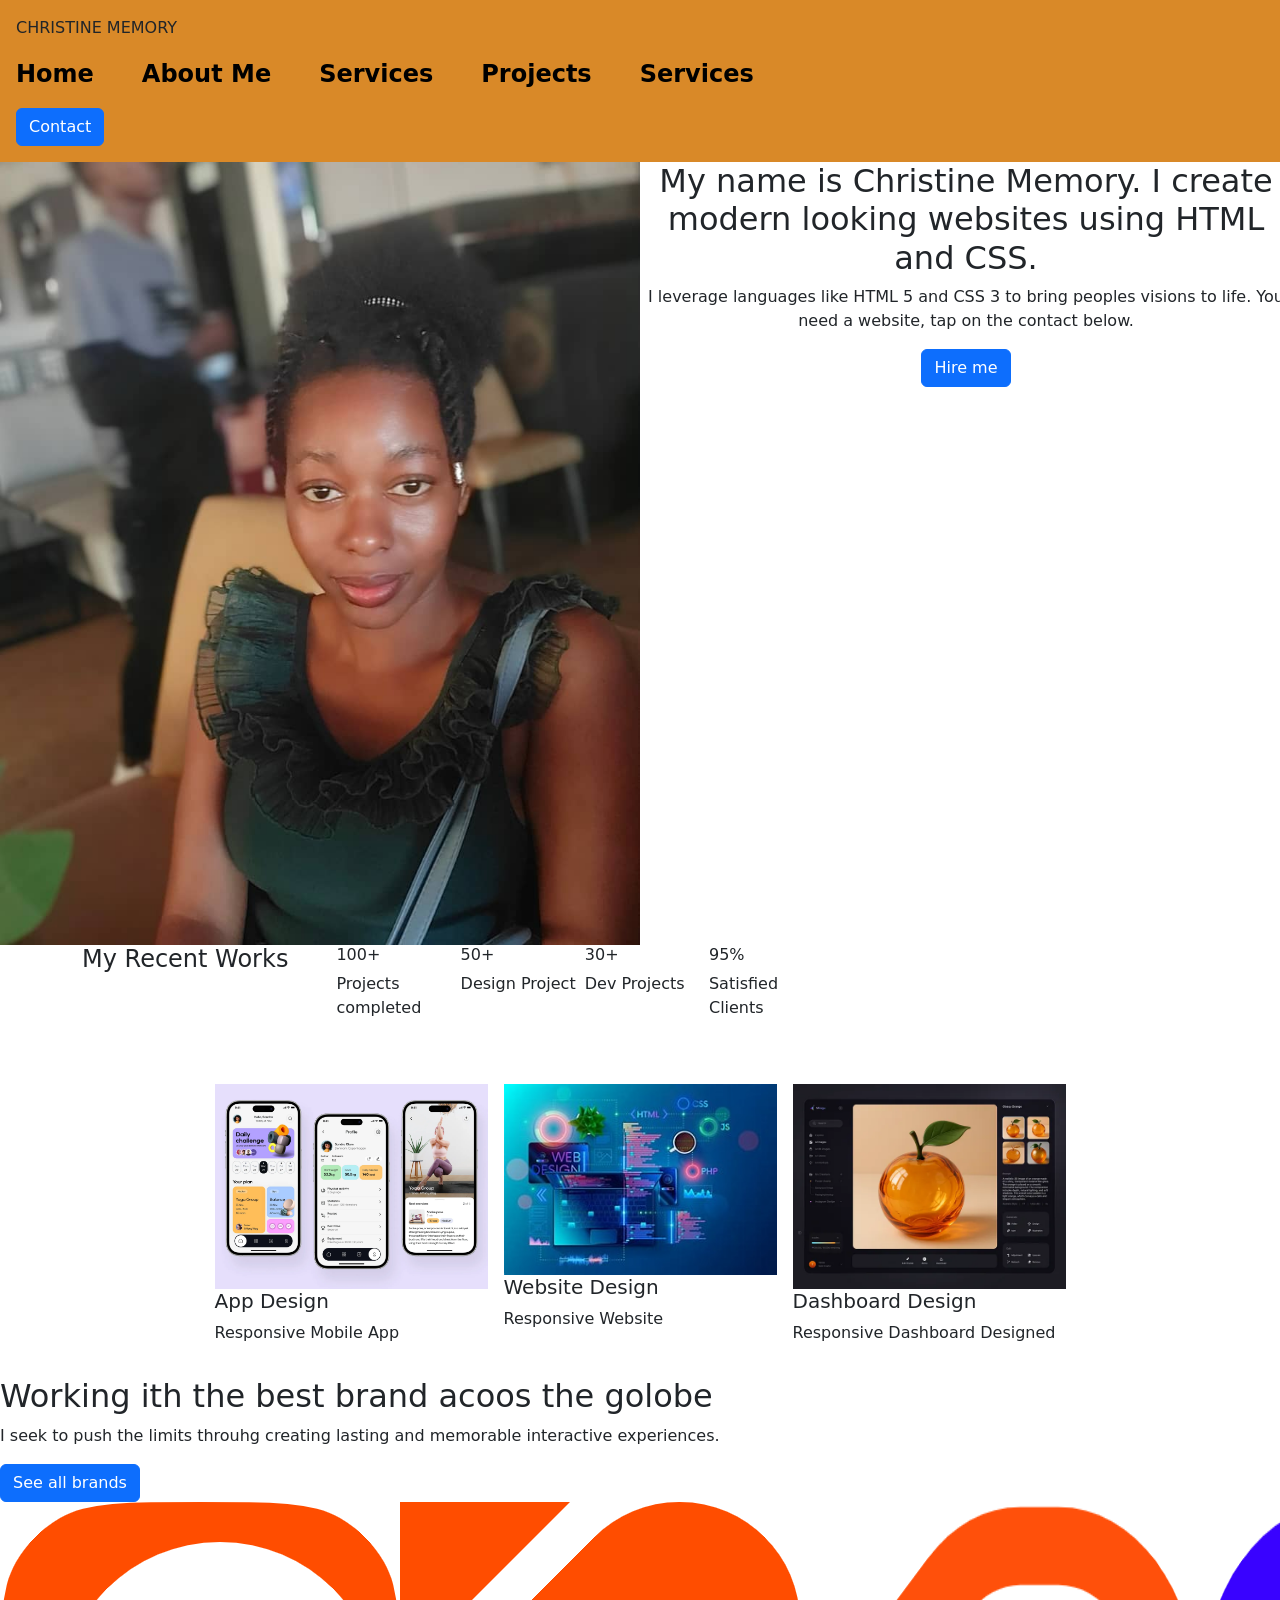
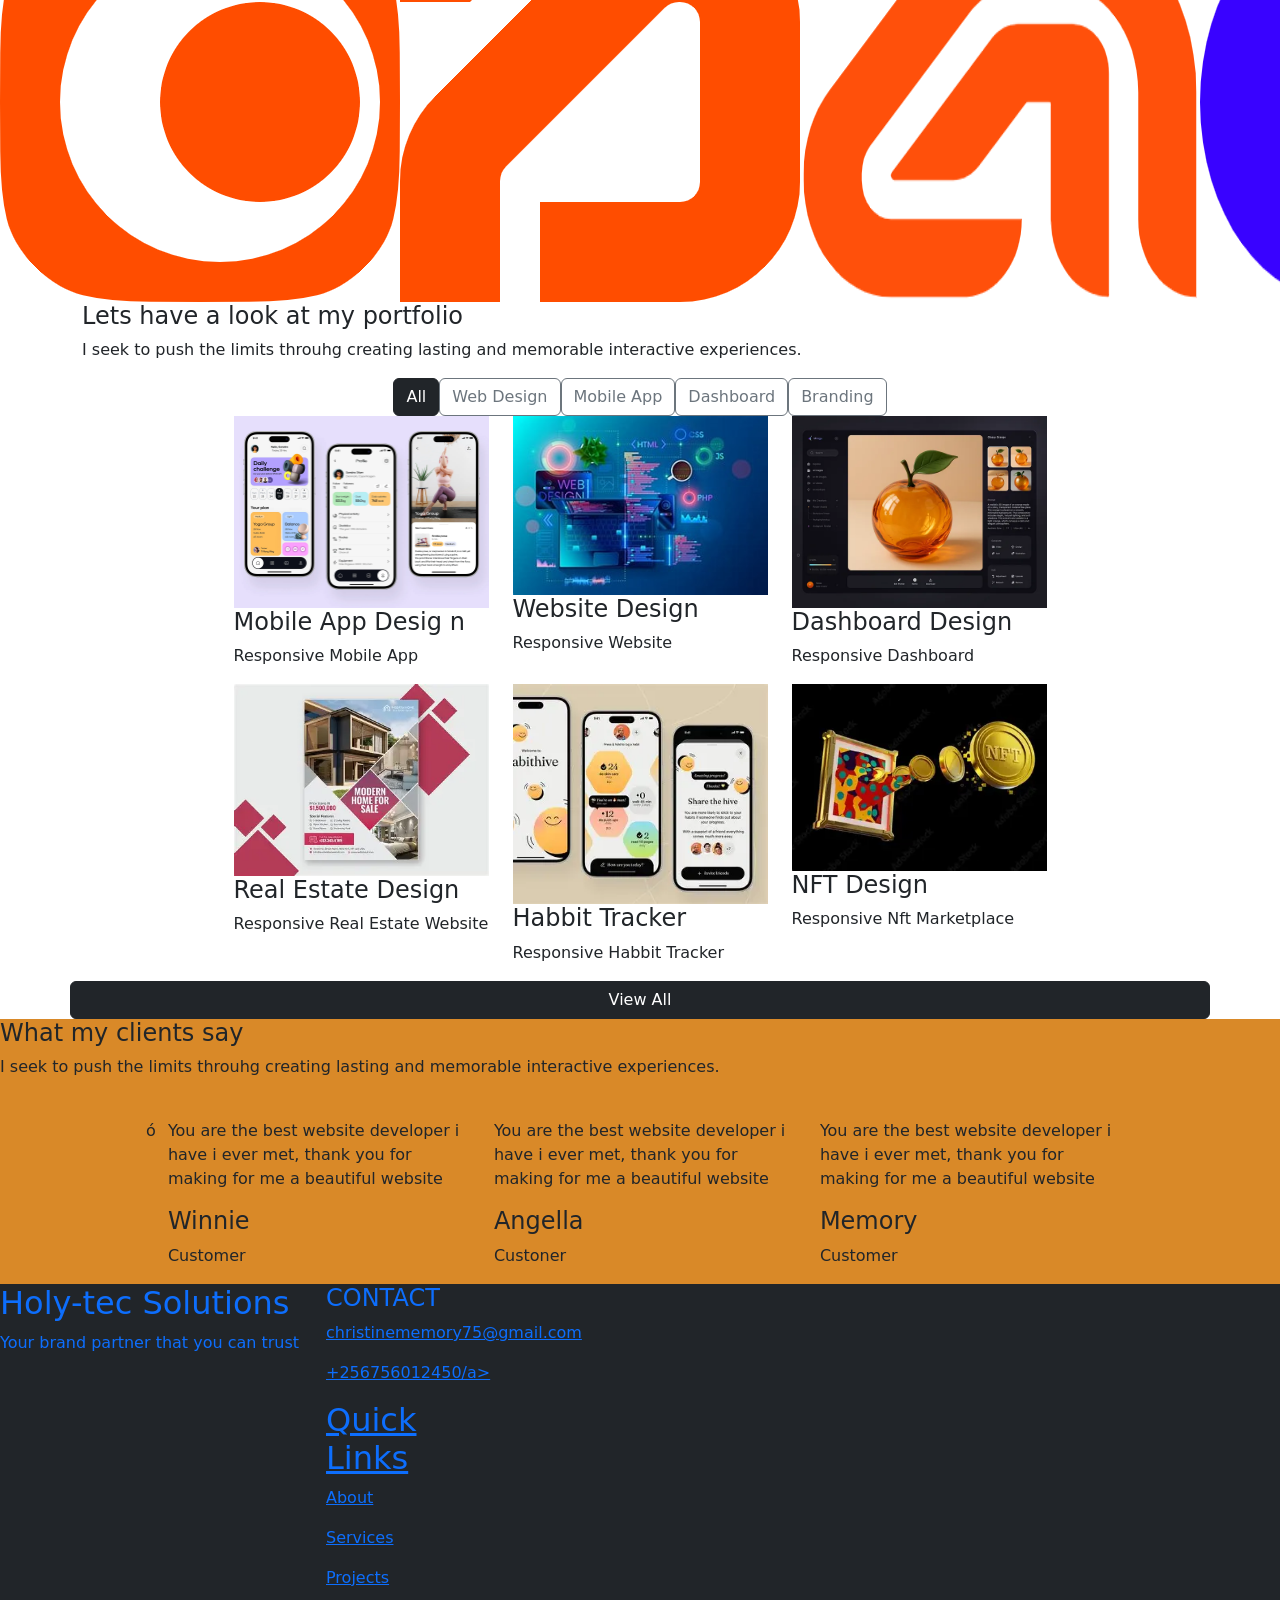
<file: index.html>
<!DOCTYPE html>
<html lang="en">
<head>
    <meta charset="UTF-8">
    <meta name="viewport" content="width=device-width, initial-scale=1.0">
    <title>Christine Memory-Profile Portfolio</title>
        <link 
        href="https://cdn.jsdelivr.net/npm/bootstrap@5.3.8/dist/css/bootstrap.min.css"
         rel="stylesheet" integrity="sha384-sRIl4kxILFvY47J16cr9ZwB07vP4J8+LH7qKQnuqkuIAvNWLzeN8tE5YBujZqJLB" 
         crossorigin="anonymous">
         <style>
            .bg-nav {
                background-color: rgb(217, 137, 40);
            }
         </style>

</head>
<body>
    <nav class="navbar navbar-expanded-lg justify-content-between bg-nav p-3">
        <div class="navlogo">
            <p>
                CHRISTINE MEMORY
            </p>
        </div>

         <div class=" navbar-collapse ">
            <ul class="d-flex gap-5 list-unstyled">
                <li>
                    <a href="./Home.html" class="text-decoration-none text-black fw-bold fs-4">Home</a>
                </li>

                <li>
                    <a href="./Aboutme.html" class="text-decoration-none text-black fw-bold fs-4">About Me</a>
                </li>

                <li>
                    <a href="./Services.html" class="text-decoration-none text-black fw-bold fs-4">Services</a>
                </li>

                <li>
                    <a href="./Projects.html" class="text-decoration-none text-black fw-bold fs-4">Projects</a>
                </li>

                <li>
                    <a href="./Services.html" class="text-decoration-none text-black fw-bold fs-4">Services</a>
                </li>
                
            </ul>
         </div>

          <div class="navbutton">
            <button class="btn btn-primary">Contact</button>
          </div>

    </nav>

     <section class="row">

        <div style="padding: 0; " class="col-6 order-1 text-center h-50" >
            <h1 class="fs-2">
                My name is Christine Memory.
                I create modern looking websites using HTML and CSS.
            </h1>

            <p>
                I leverage languages like HTML 5 and  CSS 3 to bring peoples visions to life.
                You need a website, tap on the contact below.
            </p>
            <button class="btn btn-primary">Hire me</button>
        </div>

        <div style="padding: 0;" class="col-6 order 2">
            <img src="./human 2.jpeg" class="img-fluid" alt="Responsive-image">
        </div>

     </section>

      <section class="container flex">
        <div class=" d-flex">
            <h4>My Recent Works</h4>

        <div class="m-5 d-flex mt-0">
            <div class="col-sm-3 justify-content-end align-content-end">
                    <h6>100+</h6>
                    <p>Projects completed</p>
                </div>
 
                <div class="col-sm-3">
                    <h6>50+</h6>
                    <p>Design Project</p>
                </div>

                <div class="col-sm-3">
                    <h6>30+</h6>
                    <p>Dev Projects</p>
                </div>

                <div class="col-sm-3">
                    <h6>95%</h6>
                    <P>Satisfied Clients</P>
                </div>
        </div>
                
        </div>

        <div class="container d-flex gap-3 align-content-center justify-content-center" style="width: 100%; ">

            <div class="col-sm-3">
                <img src="./app design.webp"  class="img-fluid" alt="Responsive-image">
                <h5>App Design</h5>
                <p>Responsive Mobile App</p>
            </div>

            <div class="col-sm-3">
                <img src="./website design.jpg" class="img-fluid " alt="Responsive-image">
                <h5>Website Design</h5>
                <p>Responsive Website</p>
            </div>

            <div class="col-sm-3" >
                <img src="./dash board design.webp" class="img-fluid" alt="Responsive-image">
                <h5>Dashboard Design</h5>
                <p>Responsive Dashboard Designed</p>
            </div>

        </div>

      </section >

       <section class="logo">
        
            <div class="logodescription pt-3">
            <h4 class="fs-2">
                Working ith the best
                brand acoos the golobe
            </h4>
            <p>I seek to push the limits throuhg creating lasting 
                and memorable interactive experiences.
            </p>
            <button class="btn btn-primary">See all brands</button>
        </div>

        <div class="d-flex">
            <img class="img-fluid" src="./logo 1.png" alt="ibrand">
            <img class="img-fluid"src="./logo 2.png" alt="Ella">
            <img class="img-fluid"src="./logo 3.png" alt="Norms">
            <img class="img-fluid" src="./logo 4.png" alt="Gets">
        </div>
        
        

       </section>

        <section class="container">
            <div >
                 <div class="justify-content-center align-content-center g-5">
                <h4>Lets have a look at my portfolio</h4>
            <p>I seek to push the limits throuhg creating lasting 
                and memorable interactive experiences.
            </p> 
            </div>

            <div class="d-flex align-content-between justify-content-center">
                <button class="btn btn-dark">All</button>
                  <button class="btn btn-outline-secondary"> Web Design</button>
                    <button class="btn btn-outline-secondary">Mobile App</button>
                      <button class="btn btn-outline-secondary">Dashboard</button>
                        <button class="btn btn-outline-secondary">Branding</button>


            </div>
            </div> 

           

            <div class=" row  align-content-center justify-content-center">

               <div class="row align-content-center justify-content-center"> 
                 <div  class="col-sm-3".col-sm-3>
                    <img class="img-fluid" src="./app design.webp" alt="App Design">
                    <h4>Mobile App Desig n</h4>
                    <p>Responsive Mobile App</p>
                </div>

                 <div  class="col-sm-3".col-sm-3>
                    <img class="img-fluid"src="./website design.jpg" alt="Website Design">
                    <h4>Website Design</h4>
                    <p>Responsive Website </p>
                 </div>

                  <div  class="col-sm-3".col-sm-3>
                    <img class="img-fluid"src="./dash board design.webp" alt="Dashboard Design">
                    <h4>Dashboard Design</h4>
                    <p>Responsive Dashboard </p>
                  </div>
               </div>

               <div class="row justify-content-center align-content-center">
                 <div class="col-sm-3".col-sm-3>
                    <img class="img-fluid" src="./real estate.webp" alt="Real Estate">
                    <h4>Real Estate Design</h4>
                    <p>Responsive Real Estate Website</p>
                   </div>

                    <div class="col-sm-3".col-sm-3>
                        <img class="img-fluid" src="./habbit tracker.webp" alt="Habbit Tracker" >
                        <h4>Habbit Tracker</h4>
                        <p>Responsive Habbit Tracker </p>
                    </div>

                     <div class="col-sm-3".col-sm-3>
                        <img class="img-fluid" src="./nft.webp" alt="Nft">
                        <h4>NFT Design</h4>
                        <P>Responsive Nft Marketplace</P>
            </div>

                  
                     </div>

                     <button type="button" class="btn btn-dark ">View All</button>
                    

            </div>
            

        </section>
        
        <section class="clients bg-nav">

            <div class="clients-msg">
                <h4>What my clients say</h4>
                <p>I seek to push the limits throuhg creating lasting 
                and memorable interactive experiences.
            </p> 
            </div>

            <div class="row pt-4 align-content-center justify-content-center">
ó
                <div class="col-sm-3".col-sm-3 class="bg-primary rounded-2 p-3 border-5">
                    <p>You are the best website developer i have i ever met, thank you for
                        making for me a beautiful website
                    </p>
                    <h4>Winnie</h4>
                    <p>Customer</p>
                </div>
                

                <div class="col-sm-3".col-sm-3>
                   <p>You are the best website developer i have i ever met, thank you for
                        making for me a beautiful website
                    </p>
                    <h4>Angella</h4>
                    <p>Custoner</p> 
                </div>

                <div class="col-sm-3".col-sm-3>
                    <p>You are the best website developer i have i ever met, thank you for
                        making for me a beautiful website
                    </p>
                    <h4>Memory</h4>
                    <p>Customer</p>
                </div>

            </div>

        </section>

         <footer class="bg-dark grey">

            <div class="row">

                <div class="col-sm-3".col-sm-3>
                    <h2 class="text-primary">Holy-tec Solutions</h2>
                    <p class="text-primary">Your brand partner that you can trust</p>
                </div>

                <div class="col-sm-3".col-sm-3>
                    <h4 class="text-primary">CONTACT</h4>
                    <p>
                        <a href="mailto:christinememory75@gmail.com">christinememory75@gmail.com</a>
                    </p>
                    <p>
                        <a href="tel:+256756012450">+256756012450/a>
                    </p>
                    <div class="col-sm-3".col-sm-3>
                        <h2>Quick Links</h2>
                        <p><a href="*">About</a></p>
                        <p><a href="*">Services</a></p>
                        <p><a href="*">Projects</a></p>
                    </div>
                </div>
            </div> 
<script 
    src="https://cdn.jsdelivr.net/npm/bootstrap@5.3.8/dist/js/bootstrap.bundle.min.js"
     integrity="sha384-FKyoEForCGlyvwx9Hj09JcYn3nv7wiPVlz7YYwJrWVcXK/BmnVDxM+D2scQbITxI"
      crossorigin="anonymous"></script>
             <div class="text-primary">
                Copy right Holy-tec Solutions 2026 all rights reserved 
             </div>

         </footer>
    
</body>
</html>
</file>
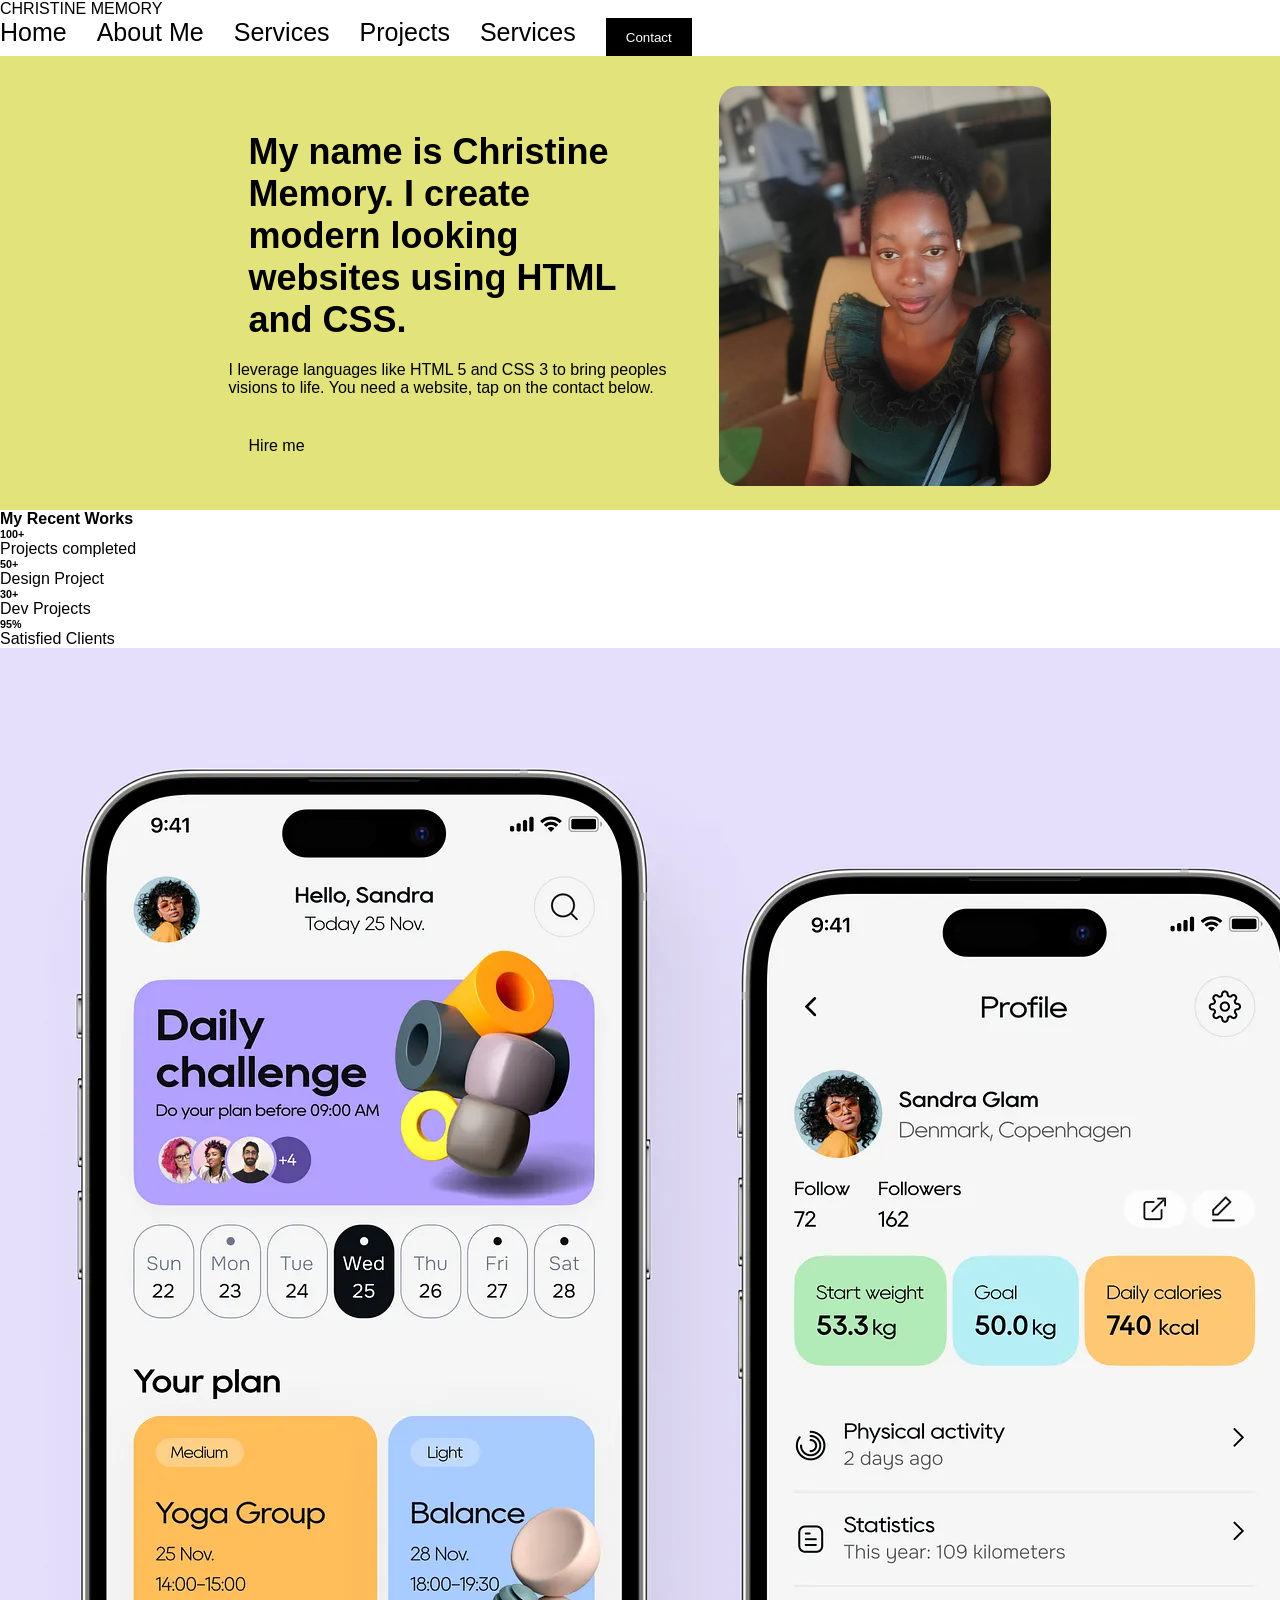
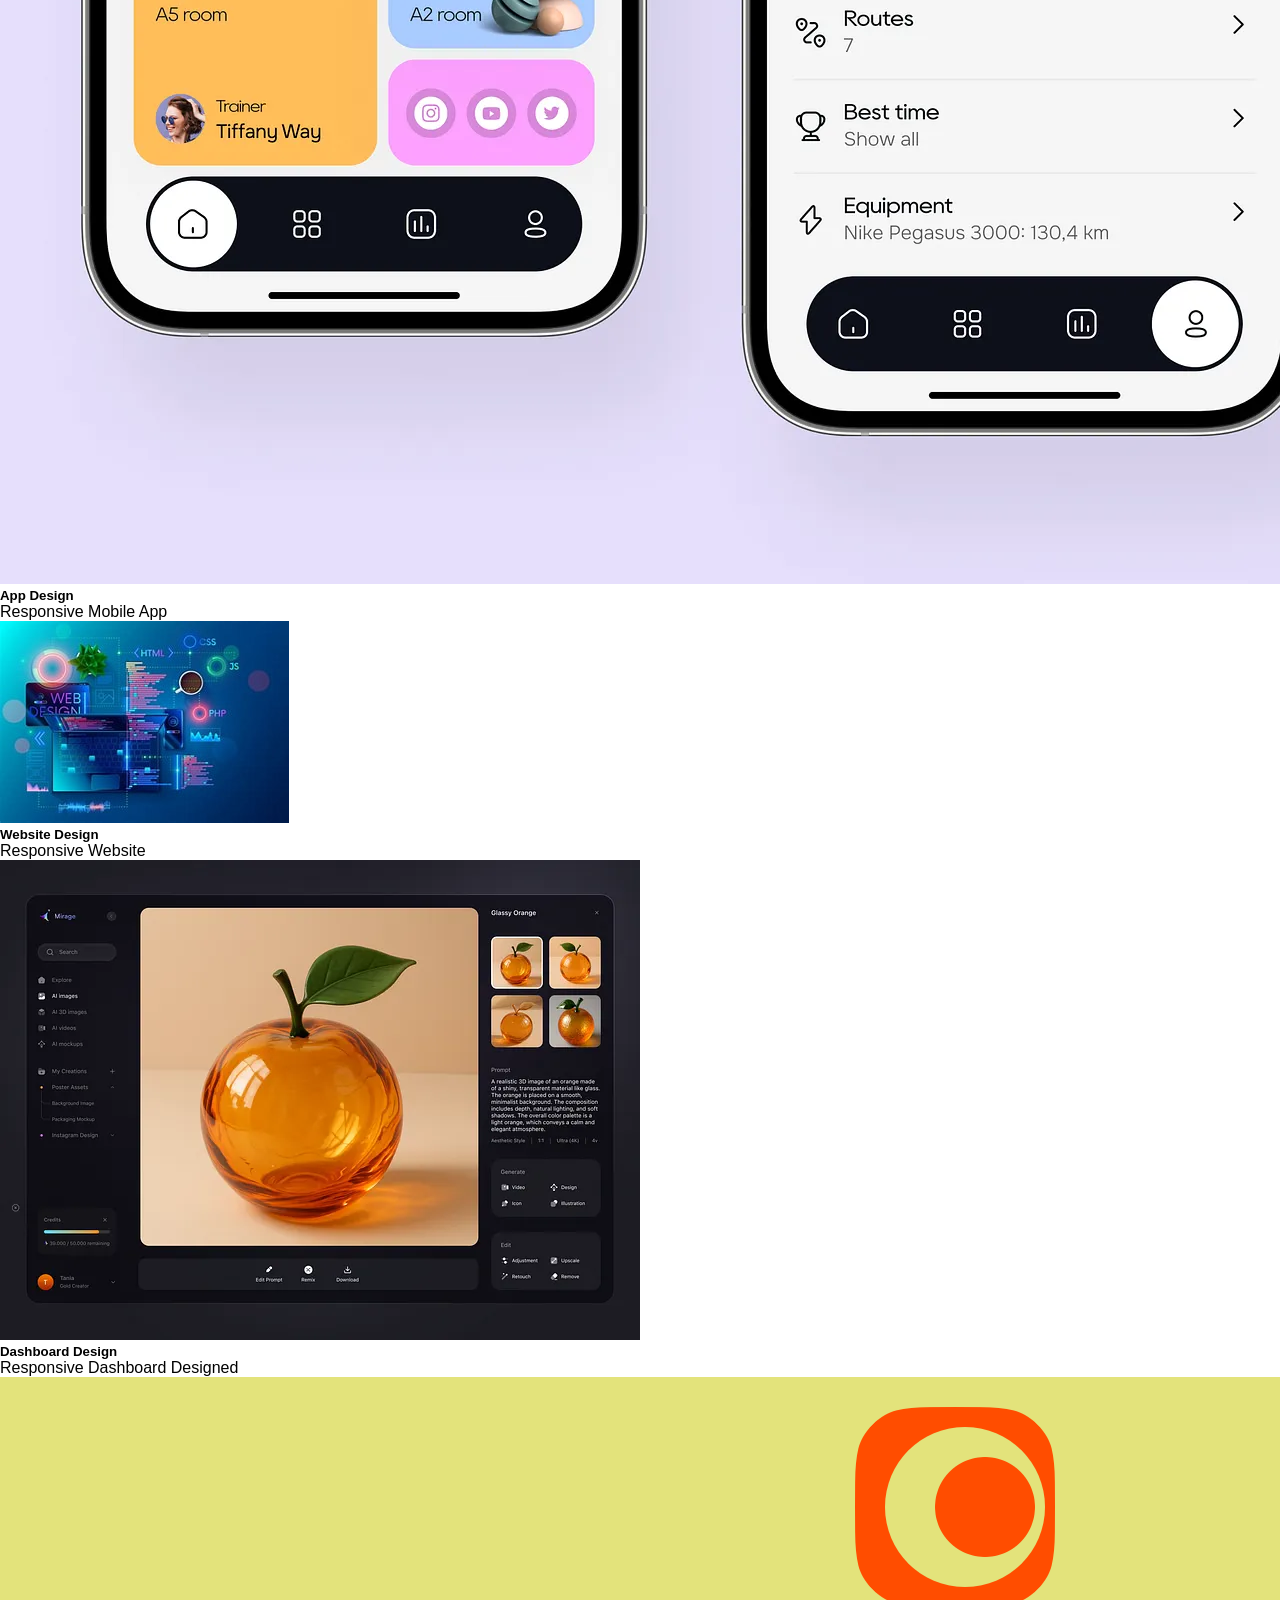
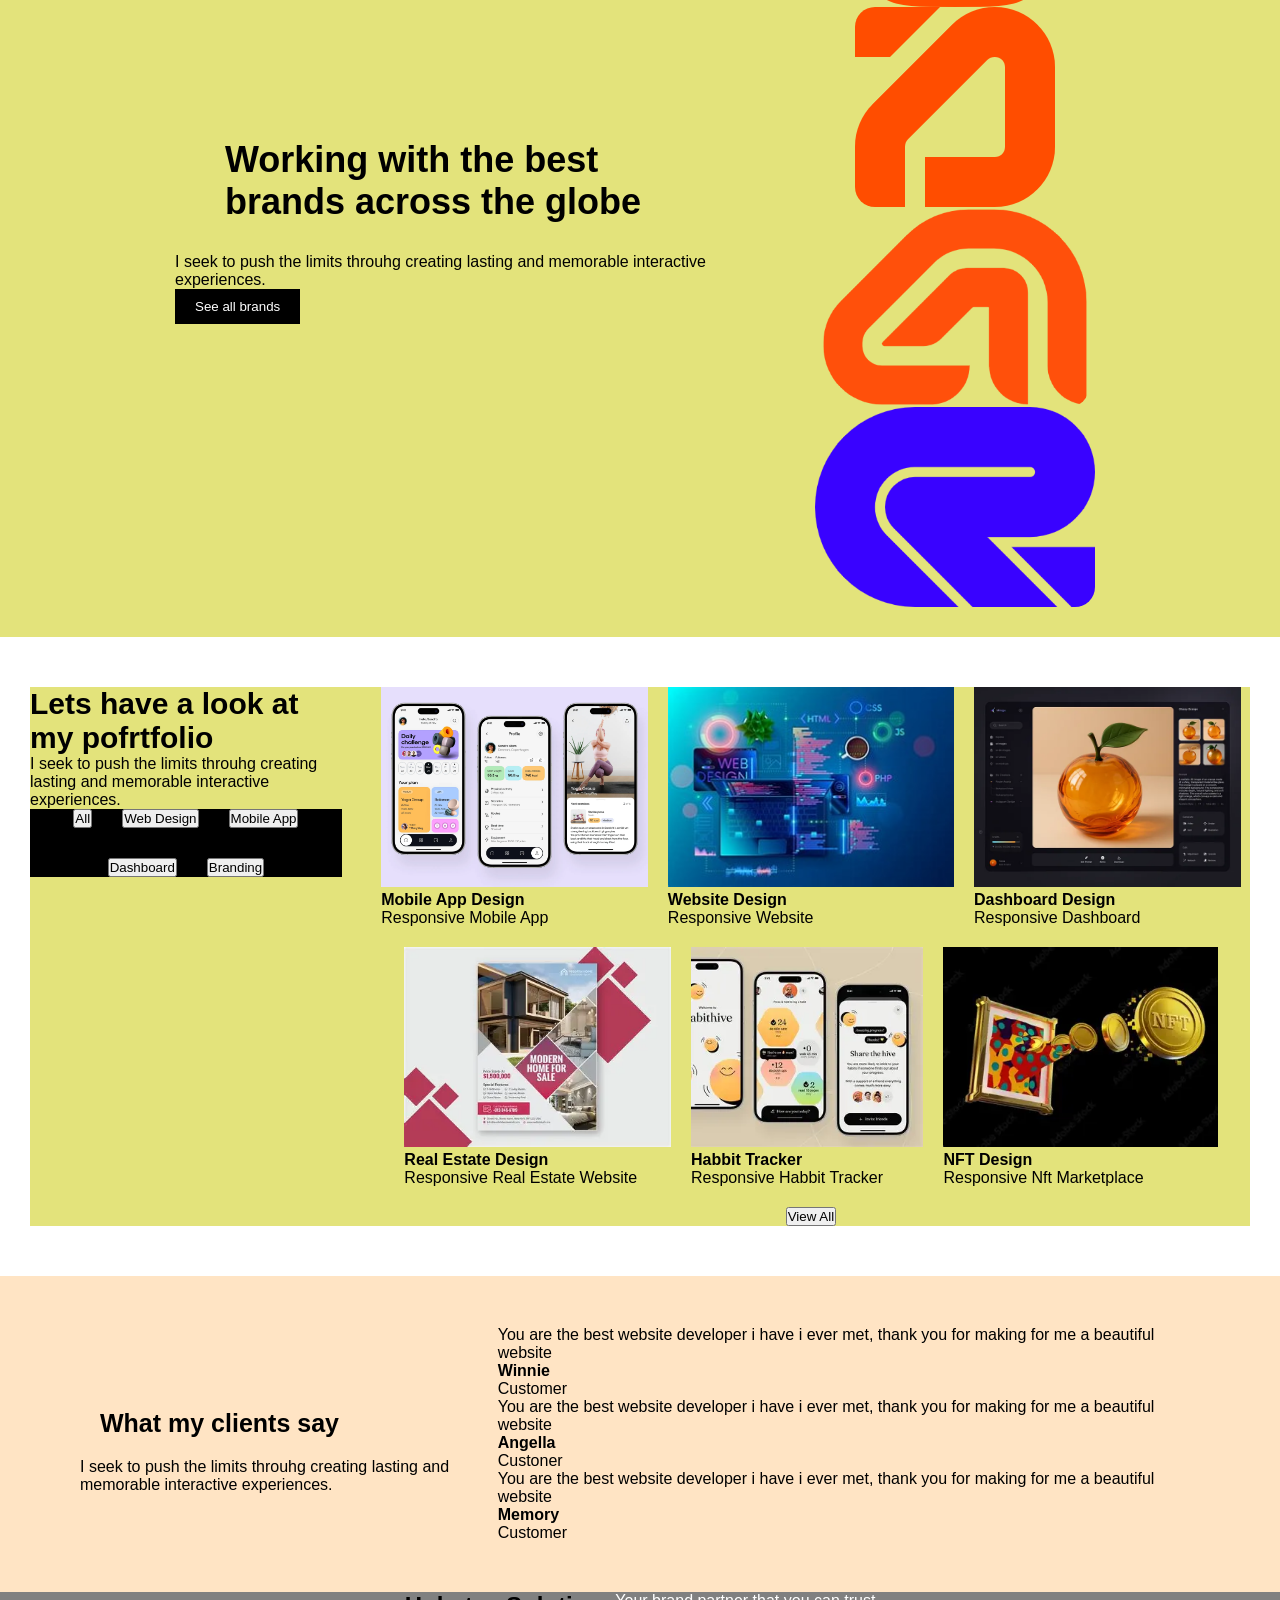
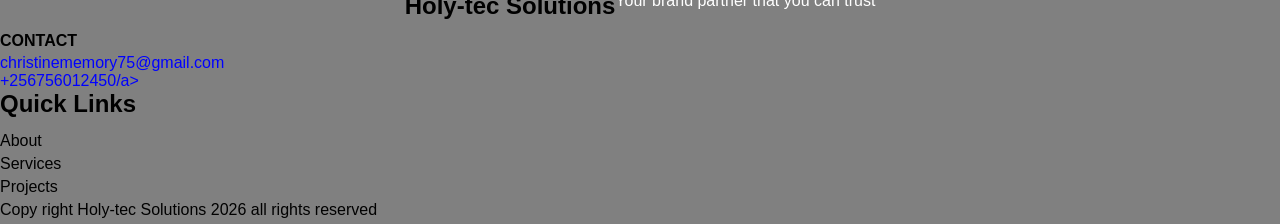
<file: index2.html>
<!DOCTYPE html>
<html lang="en">
<head>
    <meta charset="UTF-8">
    <meta name="viewport" content="width=device-width, initial-scale=1.0">
    <title>Portifolio-2</title>
    <link  rel="stylesheet" href="./styles.css"/>
</head>
<body>
    <nav class="navbar">
        <div>
            <p>
                CHRISTINE MEMORY
            </p>
        </div>

         <div class="navelements">
            <ul>
                <li>
                    <a href="./Home.html">Home</a>
                </li>

                <li>
                    <a href="./Aboutme.html">About Me</a>
                </li>

                <li>
                    <a href="./Services.html">Services</a>
                </li>

                <li>
                    <a href="./Projects.html">Projects</a>
                </li>

                <li>
                    <a href="./Services.html">Services</a>
                </li>
                
        
         

          <div class="navbutton">
            <button>Contact</button>
          </div>
          </ul>
        </div>
    
    </nav>

     <section class="herosection">

        <div class="herodescription">
            <h1>
                My name is Christine Memory.
                I create modern looking websites using HTML and CSS.
            </h1>

            <p>
                I leverage languages like HTML 5 and  CSS 3 to bring peoples visions to life.
                You need a website, tap on the contact below.
            </p>
            <button>Hire me</button>
        </div>

        <div class="heroimage">
            <img src="./human 2.jpeg"  alt="image of christine">
        </div>

     </section>

      <section class="myrecent-works">
        <div>
            <h4>My Recent Works</h4>
        </div>
        <div>
            <div>
                    <h6>100+</h6>
                    <p>Projects completed</p>
                </div>

                <div>
                    <h6>50+</h6>
                    <p>Design Project</p>
                </div>

                <div>
                    <h6>30+</h6>
                    <p>Dev Projects</p>
                </div>

                <div>
                    <h6>95%</h6>
                    <P>Satisfied Clients</P>
                </div>
        </div>
                </section>

                <section>
        <div>

            <div>
                <img src="./app design.webp"  class="img-fluid" alt="Responsive-image">
                <h5>App Design</h5>
                <p>Responsive Mobile App</p>
            </div>

            <div>
                <img src="./website design.jpg" class="img-fluid " alt="Responsive-image">
                <h5>Website Design</h5>
                <p>Responsive Website</p>
            </div>

            <div >
                <img src="./dash board design.webp" class="img-fluid" alt="Responsive-image">
                <h5>Dashboard Design</h5>
                <p>Responsive Dashboard Designed</p>
            </div>

        </div>

      </section >

       <section class="logo">
        
            <div class="logodescription">
            <h4>Working with the best brands across the globe</h4>
            <p>I seek to push the limits throuhg creating lasting 
                and memorable interactive experiences.
            </p>
            <button class="logobutton">See all brands</button>
        </div>

        <div class="logoimages">
            <img src="./logo 1.png" alt="ibrand">
            <img src="./logo 2.png" alt="Ella">
            <img src="./logo 3.png" alt="Norms">
            <img src="./logo 4.png" alt="Gets">
        </div>
        
        

       </section>

        <section class="all">
            <div>
                 <div class="all-work">
                <h4>Lets have a look at my pofrtfolio</h4>
            <p>I seek to push the limits throuhg creating lasting 
                and memorable interactive experiences.
            </p> 
            </div>

            <div class="all-buttons">
                <button class="buttons">All</button>
                  <button class="buttons"> Web Design</button>
                    <button class="buttons">Mobile App</button>
                      <button class="buttons">Dashboard</button>
                        <button class="buttons">Branding</button>


            </div>
            </div>

           

            <div class="all-design">

                <div class="designs">
                    <img src="./app design.webp" alt="App Design">
                    <h4>Mobile App Design</h4>
                    <p>Responsive Mobile App</p>
                </div>

                 <div>
                    <img src="./website design.jpg" alt="Website Design">
                    <h4>Website Design</h4>
                    <p>Responsive Website </p>
                 </div>

                  <div>
                    <img src="./dash board design.webp" alt="Dashboard Design">
                    <h4>Dashboard Design</h4>
                    <p>Responsive Dashboard </p>
                  </div>

                   <div>
                    <img src="./real estate.webp" alt="Real Estate">
                    <h4>Real Estate Design</h4>
                    <p>Responsive Real Estate Website</p>
                   </div>

                    <div>
                        <img src="./habbit tracker.webp" alt="Habbit Tracker">
                        <h4>Habbit Tracker</h4>
                        <p>Responsive Habbit Tracker </p>
                    </div>

                     <div>
                        <img src="./nft.webp" alt="Nft">
                        <h4>NFT Design</h4>
                        <P>Responsive Nft Marketplace</P>
                     </div>

                     <button>View All</button>
                    

            </div>
            

        </section>
        
        <section class="clients">

            <div class="clients-msg">
                <h4>What my clients say</h4>
                <p>I seek to push the limits throuhg creating lasting 
                and memorable interactive experiences.
            </p> 
            </div>

            <div class="views">

                <div>
                    <p>You are the best website developer i have i ever met, thank you for
                        making for me a beautiful website
                    </p>
                    <h4>Winnie</h4>
                    <p>Customer</p>
                </div>
                

                <div>
                   <p>You are the best website developer i have i ever met, thank you for
                        making for me a beautiful website
                    </p>
                    <h4>Angella</h4>
                    <p>Custoner</p> 
                </div>

                <div>
                    <p>You are the best website developer i have i ever met, thank you for
                        making for me a beautiful website
                    </p>
                    <h4>Memory</h4>
                    <p>Customer</p>
                </div>

            </div>

        </section>

         <footer class="footer">

            <div>

                <div class="footer-info">
                    <h2>Holy-tec Solutions</h2>
                    <p>Your brand partner that you can trust</p>
                </div>

                <div class="footer-contact">
                    <h4>CONTACT</h4>
                    <p>
                        <a href="mailto:christinememory75@gmail.com">christinememory75@gmail.com</a>
                    </p>
                    <p>
                        <a href="tel:+256756012450">+256756012450/a>
                    </p>
                    <div class="footer-tags">
                        <h2>Quick Links</h2>
                        <p><a href="*">About</a></p>
                        <p><a href="*">Services</a></p>
                        <p><a href="*">Projects</a></p>
                    </div>
                </div>
            </div> 

             <div>
                Copy right Holy-tec Solutions 2026 all rights reserved 
             </div>

         </footer>
    
</body>
</html>
</body>
</html>
</file>
<file: styles.css>
* {
margin: 0;
padding: 0;
box-sizing: border-box;
font-family: 'Franklin Gothic Medium', 'Arial Narrow', Arial, sans-serif;
}

/*THIS IS NAV SECTION*/

.nav {
    display: flex;
    justify-content: space-between;
    align-items: center;
    gap: 30px;
    padding: 5px 20px;
    background-color: rgb(227, 227, 123);
}

.navelements ul{
    list-style: none;
    display: flex;
    gap: 30px;
}

.navelements ul li a{
    text-decoration: none;
    color: black;
    font-size: 25px;
}

.navbutton {
    background-color: black;
    color: white;
    padding: 10px 20px;
    cursor: pointer;
}

.navbutton button {
    background: none;
    outline: none;
    border: none;
    color: white;
}
/* THIS IS HER SECTION */

.herosection {
    background-color: rgb(227, 227, 123) ;
    padding: 20px;
    display: flex;
    justify-content: center;
    align-items: center;
    gap: 30px;
    padding-top: 30px;
}

.herosection .herodescription {
    width: 460px;      
}

.herosection .herodescription h1 {
    padding: 20px;
    font-size: 36px;
}

.herosection .heroimage {
    width: 100;
}

.herosection .heroimage img {
    height: auto;
    max-height: 400px;
    border-radius: 20px;
}

.herodescription button {
    background-color: black;
    background: none;
    color: none;
    padding: 10px 20px;
    border: black;
    cursor: pointer;
    font-size: 16px;
    margin-top: 30px;
}
/* MT RECENT WORK SECTION */
.workmetrix {
    display: flex;
    justify-content: space-between;
    margin: 50px 30px;
     background-color: rgb(227, 227, 123) ;
}
.workmetrix h4 {
    font-size: 30px;
}

.workmetrix .work-metrix{
    display: flex;
    gap: 20px;
    align-items: center;
    
}
.workmetrix .work-metrix h6 {
    font-size: 10px;
}
.workprojects {
    display: flex;
    align-items: center;
    gap: 30px;
    justify-content: center;
    margin-bottom: 30px;
}

.workprojects img {
    width: 400px;
    height: 300px;
    border-radius: 20px;
    object-fit: cover;
}

/* THE LOGO SECTION */

.logo {
    display: flex;
    justify-content: center;
    align-items: center;
    gap: 30px;
    padding: 20px;
    padding-top: 30px;
    padding-bottom: 30px;
     background-color: rgb(227, 227, 123) ;
}

.logodescription {
    width: 600px;
}
.logo .logodescription h4 {
    padding: 50px;
    font-size: 36px;
    padding-bottom: 30px;
}
.logo .logoimages {
    display: flex;
    width: 300px;
    justify-content: center;
    flex-wrap: wrap;
    margin-top: 2opx;
}

.logo .logoimages img {
    height: auto;
    max-height: 200px;
    border-radius: 20px;
    display: flexbox;
    object-fit: contain;
}
.logobutton  {
    background-color: black;
    color: white;
    padding: 10px 20px;
    border: none;
}

.logobutton button {
    background-color: black;
    color: white;
    padding: 20px 30px;
    cursor: pointer;
    margin-top: 40px;
    margin-bottom: 40px;
    justify-content: center;
    gap: 30px;
}

/* THE ALL SECTION */
.all {
 display: flex ;
 justify-content: space-between;
 gap: 30px;
 margin: 50px 30px;
  background-color: rgb(227, 227, 123) ;

}
.all-work h4 {
    width: 300px;
    font-size: 30px;
}

.all .all-work {
    gap: 20px;
    align-content: center;
}

.all .all-buttons {
    background-color: black;
    color: white;
    gap: 30px;
    display: flex;
    justify-content: center;
    flex-wrap: wrap;
}
.all-buttons buttons {
    background-color: black;
    color: white;
    border: 10px solid;
    font-size: 16px;
    margin-bottom: 10px;
    margin-top: 10px;
    justify-content: space-between;
    display: block;

}

.all-design {
    display: flex;
    flex-wrap: wrap;
    justify-content: center;
    gap: 20px;
}

.all .all-design img {
    height: auto;
    max-height: 200px;
    min-width: 200px;
}

/* CLIENTS SECTION */
.clients {
      display: flex;
    gap: 25px;
    align-items: center;
    background-color: bisque;
    padding: 50px 80px;
    justify-content: center;
    align-items: center;
}
  

.clients-msg {
    width: 400px;
}
.clients-msg h4 {
    font-size: 25px;
    padding: 20px;
    margin-top: 15px;
}
.clients-msg .views {
    background-color: bisque;
    padding: 35px;
    border-radius: 15px;
}
/* THE FOOTER SECTION */
.footer {
    background-color: grey;
    padding-bottom: 5px;
}

.footer .footer-info {
    width: 80%;
    height: 40px;
    background-color: grey;
    color: white;
    display: flex;
    justify-content: center;
    flex-wrap: wrap;
    margin: 0 auto;
}
.footer-info h2  {
    display: flex;
    color: black;
}

.footer-contact {
    display: flex;
    flex-direction: column;
    margin-right: 30px;
    background-color: grey;
}

.footer-contact h4 {
    margin-bottom: 4px;
}

.footer-contact a {
    color: blue;
    text-decoration: none;
    margin-bottom: 0.5px
}
.footer-tags a {
    display: flex;
    flex-direction: column;
    margin-right: 4px;
    color: black;
}
.footer-tags h2 {
    margin-bottom: 4px;
    color: black;
}
.footer-tags a {
    display: flex;
    flex-direction: column;
    margin-bottom: 5px;
}


/* THE MEDIA SECTION */
@media (max-width: 768px) {
.navelements {
    display: none;
}

.herosection .herodescription {
    width: 300px;
}
.herosection .herodescription h1 {
font-size: 20px;
padding: 10px;
}

.herosection {
    flex-direction: column-reverse;
}
.herosection .heroimage img {
    width: 100%;
}

.workmetrix h4{
    font-size: 14px;
}

.workmetrix .work-metrix h6{
    font-size: 10px;
}
.workmetrix .work-metrix p {
    font-size: 10px;
}
.workprojects {
    flex-direction: column;
}
.workprojects img {
    width: 300px;
    height: 200px;
}
.logodescription {
    width: 600px;
    padding: 10px;
    padding-bottom: 10px;
    display: flex;
}
.logo .logodescription h4 {
    font-size: 23px;
}
.logobutton button {
    padding: none;
    font-size: 5px;
    margin-top: 2px;
}

}
</file>
